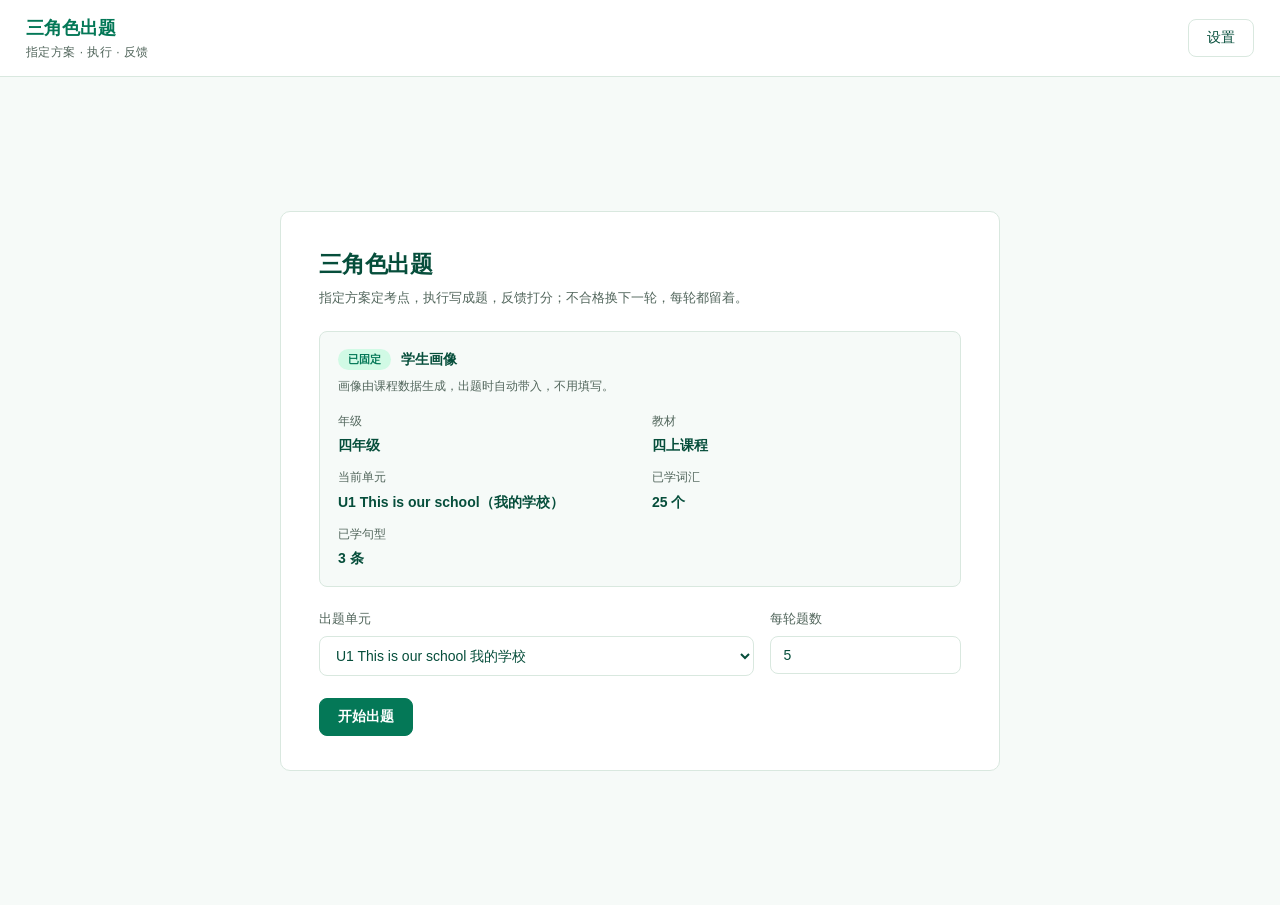
<file: index.html>
<!DOCTYPE html>
<html lang="zh-CN">
<head>
<meta charset="UTF-8">
<meta name="viewport" content="width=device-width, initial-scale=1.0">
<title>三角色出题</title>
<link rel="stylesheet" href="styles.css">
</head>
<body>

<header class="topbar">
  <div class="brand">
    <div class="brand-title">三角色出题</div>
    <div class="brand-sub">指定方案 · 执行 · 反馈</div>
  </div>
  <button type="button" id="modelBtn" class="btn btn-ghost">设置</button>
</header>

<main class="stage">
  <div id="root"></div>
</main>

<div class="modal-mask" id="modelModal" hidden>
  <div class="modal">
    <div class="modal-head">
      <h3>模型设置</h3>
      <button type="button" class="btn btn-ghost" data-act="close-model">关闭</button>
    </div>
    <div class="modal-body" id="modelForm"></div>
  </div>
</div>

<script src="src/data/books.js"></script>
<script src="src/data/textbook.js"></script>
<script src="src/data/curriculum.js"></script>
<script src="src/core/llm.js"></script>
<script src="src/core/agents.js"></script>
<script src="src/core/pipeline.js"></script>
<script src="src/app.js"></script>
</body>
</html>
</file>
<file: styles.css>
:root {
  /*
   * 语义色：来自 UI/UX Pro Max 的绿色系配色（E-commerce / Hyperlocal），
   * 主色在推荐值 #059669 基础上升一档到 #047857——原值对白底只有 3.77:1，
   * 达不到正文 4.5:1；现在 5.48:1，沉稳、不刺眼，仍属翡翠绿同系。
   */
  --background: #f6faf8;      /* 极浅薄荷底，比原来的灰绿更透气 */
  --surface: #ffffff;
  --foreground: #064e3b;      /* 深墨绿，对浅底 9.2:1，长时间看不发虚 */
  --muted-foreground: #52665c; /* 次文字约 7:1，不再是发灰的浅字 */
  --border: #d9e8df;
  --primary: #047857;
  --primary-hover: #036248;
  --primary-soft: #d1fae5;    /* 选中态浅底，和主色一眼能看出同系 */
  --warning: #8a5709;
  --warning-soft: #fff8ea;
  --destructive: #b42318;
  --destructive-soft: #fef3f2;
  --ring: #047857;
  --radius: 10px;
  /* 动效时长：设计系统建议 150–300ms；这里只用 200ms */
  --motion: 200ms;
}

* { box-sizing: border-box; }

body {
  margin: 0;
  background: var(--background);
  color: var(--foreground);
  font-family: -apple-system, BlinkMacSystemFont, "Segoe UI", "Microsoft YaHei", sans-serif;
  font-size: 15px;
  line-height: 1.6;
}

.topbar {
  display: flex;
  align-items: center;
  justify-content: space-between;
  padding: 14px 26px;
  background: var(--surface);
  border-bottom: 1px solid var(--border);
}
.brand-title { font-size: 18px; font-weight: 700; color: var(--primary); }
.brand-sub { font-size: 12px; color: var(--muted-foreground); letter-spacing: .04em; }

.stage { max-width: 1280px; margin: 26px auto 60px; padding: 0 24px; }
/* 首页只有一张开始卡片：整页垂直+水平居中，不留大片空白偏在一侧 */
.stage.is-entry {
  display: flex; align-items: center; justify-content: center;
  min-height: calc(100vh - 72px); margin-top: 0; margin-bottom: 0;
}
.stage.is-entry #root { width: 100%; display: flex; justify-content: center; }

h1 { font-size: 23px; margin: 0 0 6px; letter-spacing: -.01em; }
h2 { font-size: 15px; margin: 0 0 14px; }
p { margin: 0; }
.sub { color: var(--muted-foreground); font-size: 13px; }
.muted { color: var(--muted-foreground); font-size: 13px; }

.setup {
  background: var(--surface);
  border: 1px solid var(--border);
  border-radius: var(--radius);
  padding: 34px 38px;
  max-width: 720px;
}
.setup.entry { width: min(720px, 100%); }

/* 固定的学生画像：只读展示，和需要用户填的项分开 */
.profile-card {
  background: var(--background);
  border: 1px solid var(--border);
  border-radius: 8px;
  padding: 16px 18px;
  margin: 22px 0 4px;
}
.profile-head { display: flex; align-items: center; gap: 10px; font-weight: 700; font-size: 14px; }
.profile-badge {
  font-size: 11px; font-weight: 600; color: var(--primary);
  background: var(--primary-soft); border-radius: 12px; padding: 2px 10px;
}
.profile-note { font-size: 12px; color: var(--muted-foreground); margin-top: 6px; }
.profile-list {
  display: grid; grid-template-columns: repeat(2, minmax(0, 1fr));
  gap: 12px 24px; margin: 16px 0 0;
}
.profile-list div { min-width: 0; }
.profile-list dt { font-size: 12px; color: var(--muted-foreground); }
.profile-list dd { margin: 3px 0 0; font-size: 14px; font-weight: 600; overflow-wrap: anywhere; }

.setup-grid { display: grid; grid-template-columns: 1.6fr .7fr; gap: 16px; margin: 22px 0; }
label { display: block; font-size: 13px; color: var(--muted-foreground); }
label input, label select {
  display: block; width: 100%; margin-top: 7px; padding: 10px 12px;
  border: 1px solid var(--border); border-radius: 8px;
  background: var(--surface); color: var(--foreground); font-size: 14px;
}

.btn {
  border: 1px solid var(--border); border-radius: 8px;
  padding: 9px 18px; font-size: 14px; cursor: pointer;
  background: var(--surface); color: var(--foreground);
}
.btn:hover { border-color: var(--primary); }
.btn-primary { background: var(--primary); border-color: var(--primary); color: #fff; font-weight: 600; }
.btn-primary:hover { background: var(--primary-hover); border-color: var(--primary-hover); }
.actions { display: flex; gap: 10px; flex-wrap: wrap; }

.error { color: var(--destructive); background: var(--destructive-soft); border-radius: 8px; padding: 10px 12px; font-size: 13px; margin-top: 14px; }

.progress { height: 5px; background: var(--border); border-radius: 4px; overflow: hidden; margin-top: 22px; }
.progress-bar { display: block; width: 35%; height: 100%; background: var(--primary);
  animation: slide 1.3s ease-in-out infinite; }
@keyframes slide { 0% { transform: translateX(-100%); } 100% { transform: translateX(380%); } }

.result-bar { display: flex; align-items: flex-start; justify-content: space-between; gap: 20px; margin-bottom: 20px; }

.workspace { display: grid; grid-template-columns: 232px minmax(0, 1fr); gap: 20px; align-items: start; }

.rounds {
  background: var(--surface); border: 1px solid var(--border); border-radius: var(--radius);
  padding: 16px 12px; position: sticky; top: 18px;
  max-height: calc(100vh - 36px); overflow-y: auto;
}
.rounds h2 { padding: 0 6px; color: var(--muted-foreground); font-weight: 600; }
.round-item {
  display: block; width: 100%; text-align: left; cursor: pointer;
  background: transparent; border: 1px solid transparent; border-radius: 8px;
  padding: 12px 12px 11px; margin-bottom: 6px; color: var(--foreground); font: inherit;
}
.round-item:hover { background: var(--primary-soft); }
.round-item.is-active { border-color: var(--primary); background: var(--primary-soft); }
.round-head { display: flex; align-items: center; justify-content: space-between; gap: 8px; }
.round-no { font-weight: 600; font-size: 14px; }
.round-status { font-size: 11px; padding: 2px 8px; border-radius: 12px; white-space: nowrap; }
.round-status.is-pass { color: var(--primary); background: var(--primary-soft); }
.round-status.is-fail { color: var(--destructive); background: var(--destructive-soft); }
.round-score { display: block; font-size: 25px; font-weight: 700; line-height: 1.3; margin-top: 6px; }
.round-score small { font-size: 12px; font-weight: 400; }
.round-track { display: block; height: 4px; background: var(--border); border-radius: 3px; overflow: hidden; margin-top: 5px; }
.round-fill { display: block; height: 100%; }
.round-meta { display: block; font-size: 11px; color: var(--muted-foreground); margin-top: 7px; }

.detail { min-width: 0; }
.detail-head {
  display: flex; align-items: center; justify-content: space-between; gap: 16px;
  background: var(--surface); border: 1px solid var(--border);
  border-radius: var(--radius); padding: 18px 22px; margin-bottom: 14px;
}
.detail-head h2 { margin: 0 0 3px; font-size: 18px; }
.detail-status { font-size: 12px; padding: 4px 12px; border-radius: 14px; white-space: nowrap; }
.detail-status.is-pass { color: var(--primary); background: var(--primary-soft); }
.detail-status.is-fail { color: var(--destructive); background: var(--destructive-soft); }

.round-feedback { background: var(--warning-soft); border: 1px solid #ecd9ae; border-radius: var(--radius);
  padding: 12px 18px; margin-bottom: 14px; font-size: 13px; color: var(--warning); }
.round-feedback b { display: block; margin-bottom: 4px; }
.round-feedback p { margin: 2px 0; }

.question-list { display: flex; flex-direction: column; gap: 14px; }
.question { background: var(--surface); border: 1px solid var(--border); border-radius: var(--radius); padding: 20px 22px; }
.q-top { display: flex; align-items: baseline; gap: 12px; flex-wrap: wrap; margin-bottom: 12px; }
.q-no { font-weight: 700; color: var(--primary); }
.q-kp { color: var(--muted-foreground); font-size: 12px; }
.q-score { margin-left: auto; font-weight: 700; font-size: 13px; }
.q-prompt { font-size: 16px; font-weight: 600; margin: 0 0 14px; }

.options { list-style: none; margin: 0 0 16px; padding: 0; display: flex; flex-direction: column; gap: 7px; }
.option { display: flex; align-items: flex-start; gap: 10px; padding: 9px 12px;
  border: 1px solid var(--border); border-radius: 8px; flex-wrap: wrap; }
.option.is-answer { border-color: var(--primary); background: var(--primary-soft); }
.option-key { font-weight: 700; color: var(--muted-foreground); width: 16px; }
.option-text { min-width: 80px; }
.option-tag { font-size: 11px; color: var(--primary); font-weight: 600; }
.option-note { flex-basis: 100%; padding-left: 26px; font-size: 12px; color: var(--muted-foreground); }

.q-analysis, .q-feedback { border-top: 1px solid var(--border); padding-top: 11px; margin-top: 12px; font-size: 13px; }
.q-analysis b, .q-feedback b { color: var(--muted-foreground); font-size: 12px; }
.q-analysis p, .q-feedback p { margin: 4px 0 0; }
.q-feedback b { color: var(--warning); }

.dims { border-top: 1px solid var(--border); padding-top: 11px; margin-top: 12px; }
.dims summary { cursor: pointer; font-size: 12px; color: var(--muted-foreground); }
.dim-list { list-style: none; padding: 8px 0 0; margin: 0; display: grid; grid-template-columns: 1fr 1fr; gap: 7px 20px; }
.dim { display: flex; align-items: center; gap: 8px; font-size: 12px; }
.dim-name { width: 62px; color: var(--muted-foreground); }
.dim-track { flex: 1; height: 5px; background: var(--border); border-radius: 3px; overflow: hidden; }
.dim-fill { display: block; height: 100%; background: var(--primary); }
.dim-value { width: 42px; text-align: right; color: var(--muted-foreground); }

.modal-mask { position: fixed; inset: 0; background: rgba(20, 35, 26, .35);
  display: flex; align-items: center; justify-content: center; z-index: 20; }
.modal-mask[hidden] { display: none; }
.modal { width: min(460px, 92vw); background: var(--surface); border-radius: var(--radius); padding: 24px 26px; }
.modal-head { display: flex; justify-content: space-between; align-items: center; margin-bottom: 6px; }
.modal-head h3 { margin: 0; font-size: 17px; }
.modal-body label { margin-top: 13px; }
.modal-tip { margin-top: 13px; font-size: 13px; color: var(--muted-foreground); }

@media (max-width: 900px) {
  .setup-grid { grid-template-columns: 1fr; }
  .profile-list { grid-template-columns: 1fr; }
  .stage.is-entry { min-height: auto; padding-top: 40px; padding-bottom: 40px; }
  .workspace { grid-template-columns: 1fr; }
  .rounds { position: static; max-height: none; display: grid; grid-template-columns: repeat(2, 1fr); gap: 8px; }
  .round-item { margin-bottom: 0; }
}

/* ---- 无障碍与细节（来自 UI/UX Pro Max 的 UX 规则） ---- */

/* 每个可操作控件都要有可见的键盘焦点，不能用 outline:none 替代 */
:where(button, select, input, summary, [data-act], [data-f]):focus-visible {
  outline: 2px solid var(--ring);
  outline-offset: 2px;
  border-radius: 6px;
}

/* 通过/未通过徽章不换行、不被 flex 挤变形；含义靠文字而非只靠颜色 */
.round-status, .detail-status {
  white-space: nowrap;
  flex: none;
  min-width: 0;
}

/* 点击区域都有指针手势 */
button, summary, [data-act] { cursor: pointer; }

/* 动效统一 200ms，且尊重系统的「减少动态效果」设置 */
.btn, .round-item, .option, .detail-status, .round-status {
  transition: background-color var(--motion) ease, border-color var(--motion) ease;
}
@media (prefers-reduced-motion: reduce) {
  *, *::before, *::after {
    animation-duration: .01ms !important;
    animation-iteration-count: 1 !important;
    transition-duration: .01ms !important;
    scroll-behavior: auto !important;
  }
  .progress-bar { animation: none; width: 100%; opacity: .6; }
}
</file>
